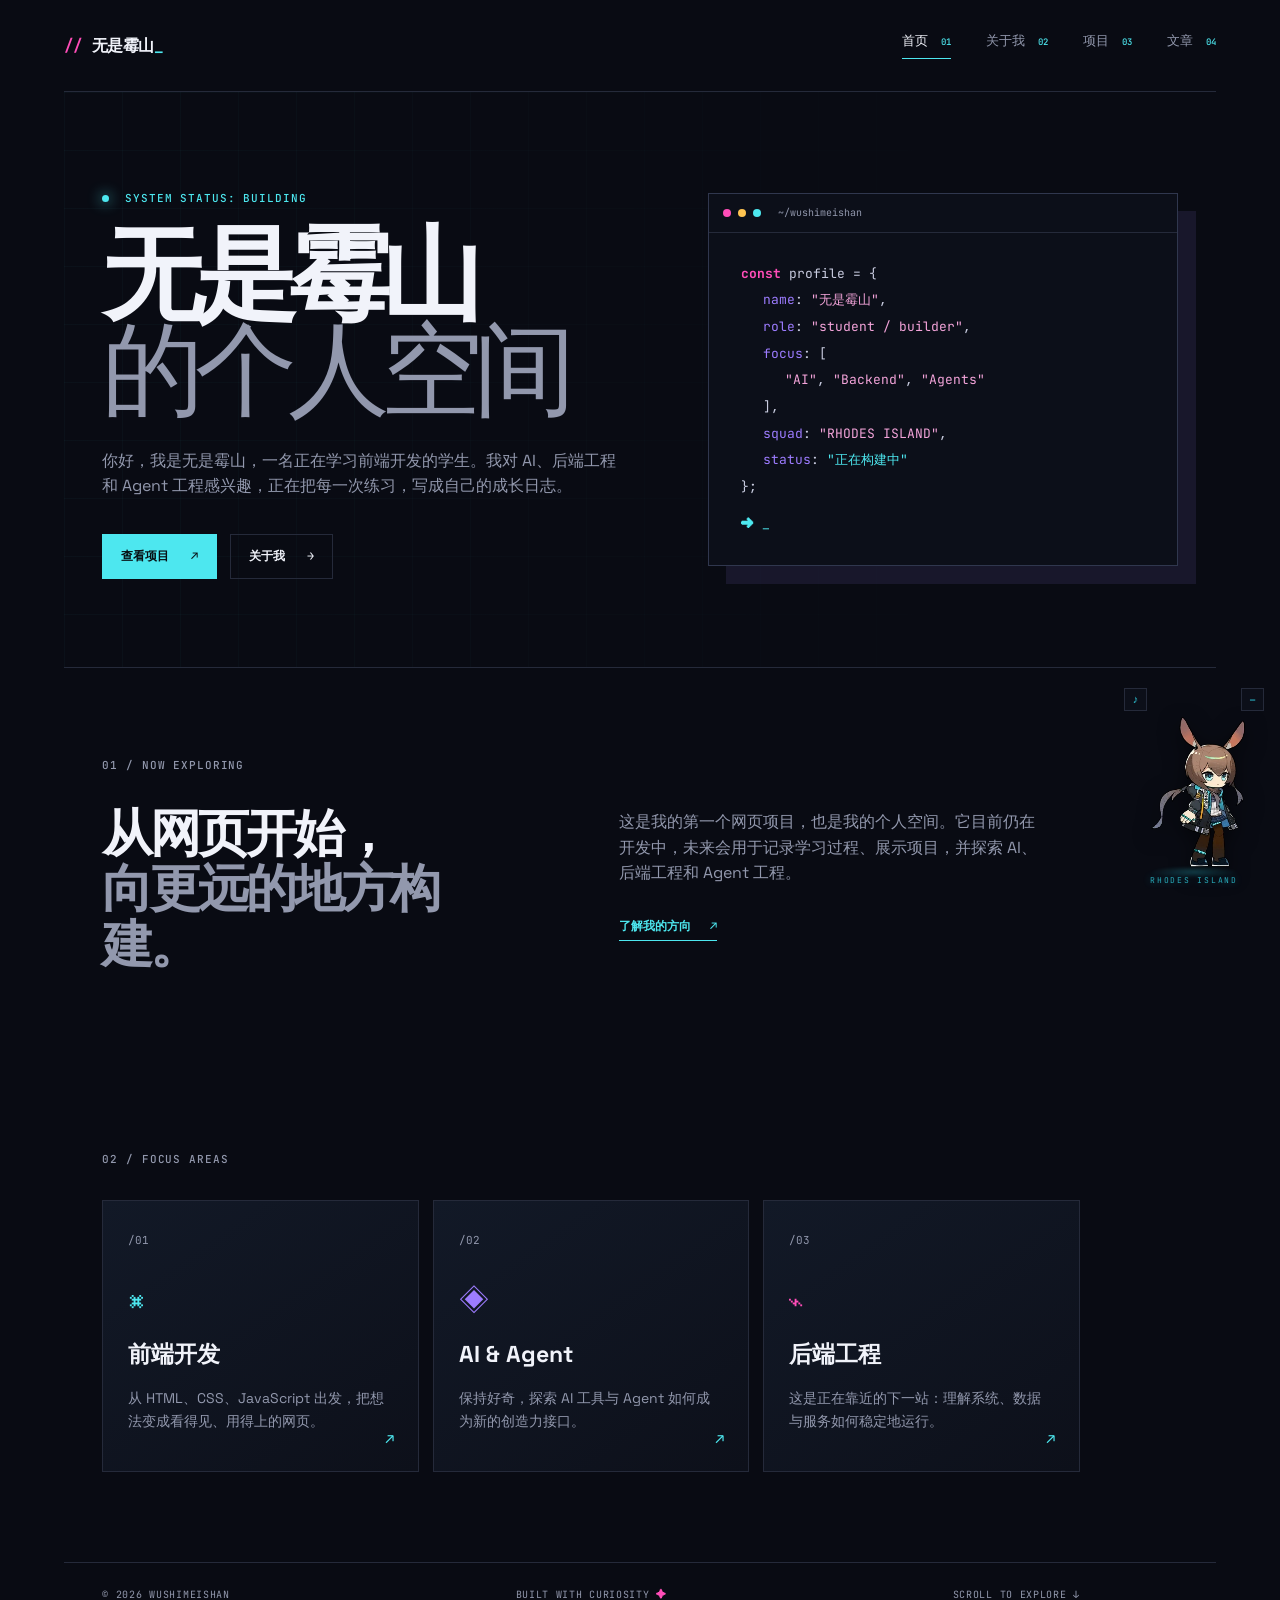
<file: index.html>
<!doctype html>
<html lang="zh-CN">
<head>
  <meta charset="utf-8">
  <meta name="viewport" content="width=device-width, initial-scale=1">
  <meta name="description" content="无是霉山的个人空间：记录前端学习、AI 兴趣与成为后端工程师、Agent 工程师的成长过程。">
  <title>无是霉山的个人空间 · HOME</title>
  <link rel="icon" href="assets/favicon.svg" type="image/svg+xml">
  <link rel="preload" href="assets/mascot/amiya_relax_01.webp" as="image" type="image/webp">
  <link rel="preload" href="assets/mascot/sheet_relax.webp" as="image" type="image/webp">
  <link rel="preconnect" href="https://fonts.googleapis.com">
  <link rel="preconnect" href="https://fonts.gstatic.com" crossorigin>
  <link href="https://fonts.googleapis.com/css2?family=JetBrains+Mono:wght@400;500;600;700&family=Space+Grotesk:wght@400;500;600;700&display=swap" rel="stylesheet">
  <link rel="stylesheet" href="css/style.css">
</head>
<body>
  <div class="site-shell">
    <header class="site-header">
      <a class="brand" href="index.html"><span class="brand-mark">//</span> 无是霉山<span class="brand-cursor">_</span></a>
      <button class="menu-toggle" type="button" aria-label="打开导航" aria-expanded="false"><span></span><span></span><span></span></button>
      <nav class="site-nav" aria-label="主导航">
        <a class="active" href="index.html">首页 <small>01</small></a>
        <a href="about.html">关于我 <small>02</small></a>
        <a href="projects.html">项目 <small>03</small></a>
        <a href="blog.html">文章 <small>04</small></a>
      </nav>
    </header>

    <main>
      <section class="hero grid-bg">
        <div class="hero-copy">
          <p class="eyebrow"><span class="status-dot"></span> SYSTEM STATUS: BUILDING</p>
          <h1>无是霉山<br><span>的个人空间</span></h1>
          <p class="hero-lede">你好，我是无是霉山，一名正在学习前端开发的学生。我对 AI、后端工程和 Agent 工程感兴趣，正在把每一次练习，写成自己的成长日志。</p>
          <div class="button-row"><a class="button button-primary" href="projects.html">查看项目 <span>↗</span></a><a class="button button-ghost" href="about.html">关于我 <span>→</span></a></div>
        </div>
        <div class="hero-terminal terminal-window">
          <div class="window-bar"><span></span><span></span><span></span><em>~/wushimeishan</em></div>
          <div class="terminal-body">
            <p><b class="pink">const</b> profile = {</p>
            <p class="indent"><i>name</i>: <strong>"无是霉山"</strong>,</p>
            <p class="indent"><i>role</i>: <strong>"student / builder"</strong>,</p>
            <p class="indent"><i>focus</i>: [</p>
            <p class="indent2"><strong>"AI"</strong>, <strong>"Backend"</strong>, <strong>"Agents"</strong></p>
            <p class="indent">],</p>
            <p class="indent"><i>squad</i>: <strong class="ark-gold">"RHODES ISLAND"</strong>,</p>
            <p class="indent"><i>status</i>: <strong class="cyan">"正在构建中"</strong></p>
            <p>};</p>
            <p class="prompt"><span>➜</span> <span class="blink">_</span></p>
          </div>
        </div>
      </section>

      <section class="intro section-pad">
        <div class="section-label">01 / NOW EXPLORING</div>
        <div class="intro-grid">
          <div><h2>从网页开始，<br><span>向更远的地方构建。</span></h2></div>
          <div><p>这是我的第一个网页项目，也是我的个人空间。它目前仍在开发中，未来会用于记录学习过程、展示项目，并探索 AI、后端工程和 Agent 工程。</p><a class="text-link" href="about.html">了解我的方向 <span>↗</span></a></div>
        </div>
      </section>

      <section class="focus-cards section-pad">
        <div class="section-label">02 / FOCUS AREAS</div>
        <div class="card-grid">
          <a class="focus-card" href="projects.html"><span class="card-number">/01</span><span class="card-icon">⌘</span><h3>前端开发</h3><p>从 HTML、CSS、JavaScript 出发，把想法变成看得见、用得上的网页。</p><span class="card-arrow">↗</span></a>
          <a class="focus-card accent-purple" href="about.html"><span class="card-number">/02</span><span class="card-icon">◈</span><h3>AI & Agent</h3><p>保持好奇，探索 AI 工具与 Agent 如何成为新的创造力接口。</p><span class="card-arrow">↗</span></a>
          <a class="focus-card accent-pink" href="about.html"><span class="card-number">/03</span><span class="card-icon">⌁</span><h3>后端工程</h3><p>这是正在靠近的下一站：理解系统、数据与服务如何稳定地运行。</p><span class="card-arrow">↗</span></a>
        </div>
      </section>
    </main>

    <footer class="site-footer"><span>© <span data-year></span> WUSHIMEISHAN</span><span>BUILT WITH CURIOSITY <b>✦</b></span><span>SCROLL TO EXPLORE ↓</span></footer>
  </div>
  <script src="assets/mascot/voice/catalog.js"></script>
  <script src="js/main.js"></script>
</body>
</html>
</file>
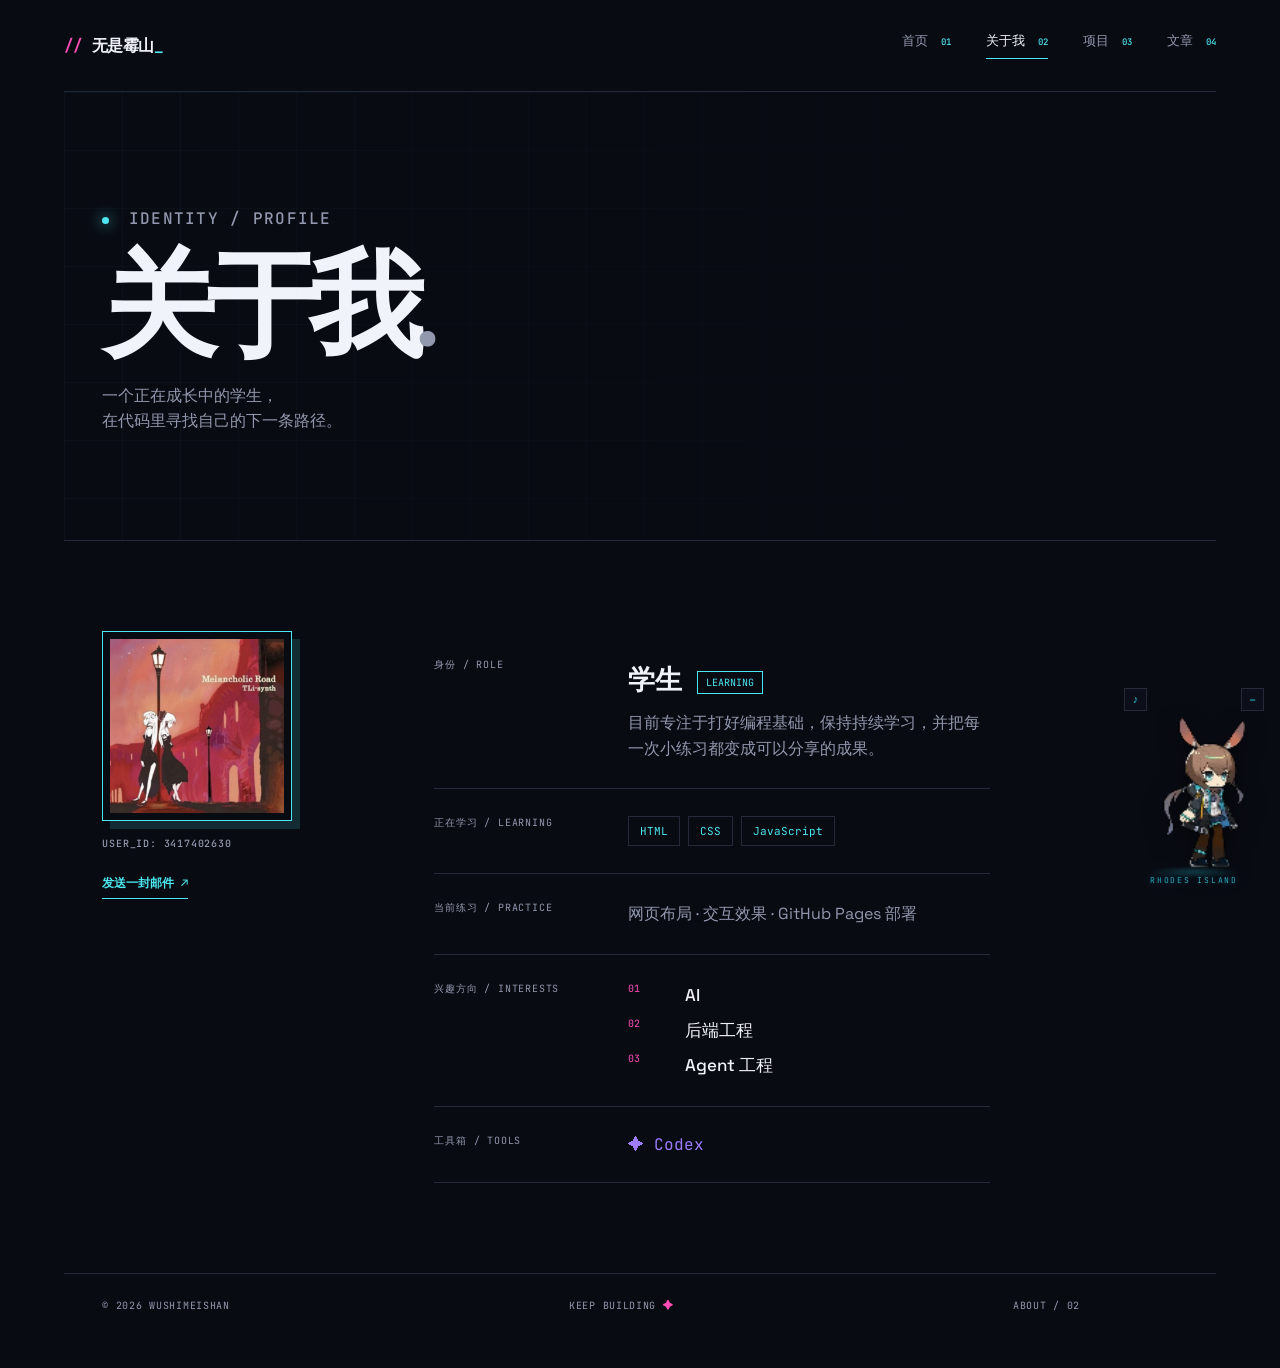
<file: about.html>
<!doctype html>
<html lang="zh-CN">
<head>
  <meta charset="utf-8">
  <meta name="viewport" content="width=device-width, initial-scale=1">
  <meta name="description" content="了解无是霉山的学习方向、技术练习与兴趣。">
  <title>关于我 · 无是霉山</title>
  <link rel="icon" href="assets/favicon.svg" type="image/svg+xml">
  <link rel="preload" href="assets/mascot/amiya_relax_01.webp" as="image" type="image/webp">
  <link rel="preload" href="assets/mascot/sheet_relax.webp" as="image" type="image/webp">
  <link rel="preconnect" href="https://fonts.googleapis.com">
  <link rel="preconnect" href="https://fonts.gstatic.com" crossorigin>
  <link href="https://fonts.googleapis.com/css2?family=JetBrains+Mono:wght@400;500;600;700&family=Space+Grotesk:wght@400;500;600;700&display=swap" rel="stylesheet">
  <link rel="stylesheet" href="css/style.css">
</head>
<body>
  <div class="site-shell">
    <header class="site-header">
      <a class="brand" href="index.html"><span class="brand-mark">//</span> 无是霉山<span class="brand-cursor">_</span></a>
      <button class="menu-toggle" type="button" aria-label="打开导航" aria-expanded="false"><span></span><span></span><span></span></button>
      <nav class="site-nav" aria-label="主导航">
        <a href="index.html">首页 <small>01</small></a>
        <a class="active" href="about.html">关于我 <small>02</small></a>
        <a href="projects.html">项目 <small>03</small></a>
        <a href="blog.html">文章 <small>04</small></a>
      </nav>
    </header>
    <main>
      <section class="page-hero grid-bg">
        <p class="eyebrow"><span class="status-dot"></span> IDENTITY / PROFILE</p>
        <h1>关于我<span class="pink">.</span></h1>
        <p>一个正在成长中的学生，<br>在代码里寻找自己的下一条路径。</p>
      </section>
      <section class="about-layout section-pad">
        <div class="about-aside">
          <div class="avatar-frame">
            <img src="assets/avatar.jpg" alt="无是霉山的头像" width="190" height="190">
          </div>
          <p class="mono muted">USER_ID: 3417402630</p>
          <a class="text-link" href="mailto:3417402630@qq.com">发送一封邮件 ↗</a>
        </div>
        <div class="about-content">
          <div class="info-row">
            <span class="info-label">身份 / ROLE</span>
            <div>
              <h2>学生 <span class="status-pill">LEARNING</span></h2>
              <p>目前专注于打好编程基础，保持持续学习，并把每一次小练习都变成可以分享的成果。</p>
            </div>
          </div>
          <div class="info-row">
            <span class="info-label">正在学习 / LEARNING</span>
            <div class="tag-list"><span>HTML</span><span>CSS</span><span>JavaScript</span></div>
          </div>
          <div class="info-row">
            <span class="info-label">当前练习 / PRACTICE</span>
            <div><p>网页布局 · 交互效果 · GitHub Pages 部署</p></div>
          </div>
          <div class="info-row">
            <span class="info-label">兴趣方向 / INTERESTS</span>
            <div class="interest-list">
              <span>01</span><strong>AI</strong>
              <span>02</span><strong>后端工程</strong>
              <span>03</span><strong>Agent 工程</strong>
            </div>
          </div>
          <div class="info-row">
            <span class="info-label">工具箱 / TOOLS</span>
            <div><p class="tool-highlight">✦ Codex</p></div>
          </div>
        </div>
      </section>
    </main>
    <footer class="site-footer"><span>© <span data-year></span> WUSHIMEISHAN</span><span>KEEP BUILDING <b>✦</b></span><span>ABOUT / 02</span></footer>
  </div>
  <script src="assets/mascot/voice/catalog.js"></script>
  <script src="js/main.js"></script>
</body>
</html>
</file>
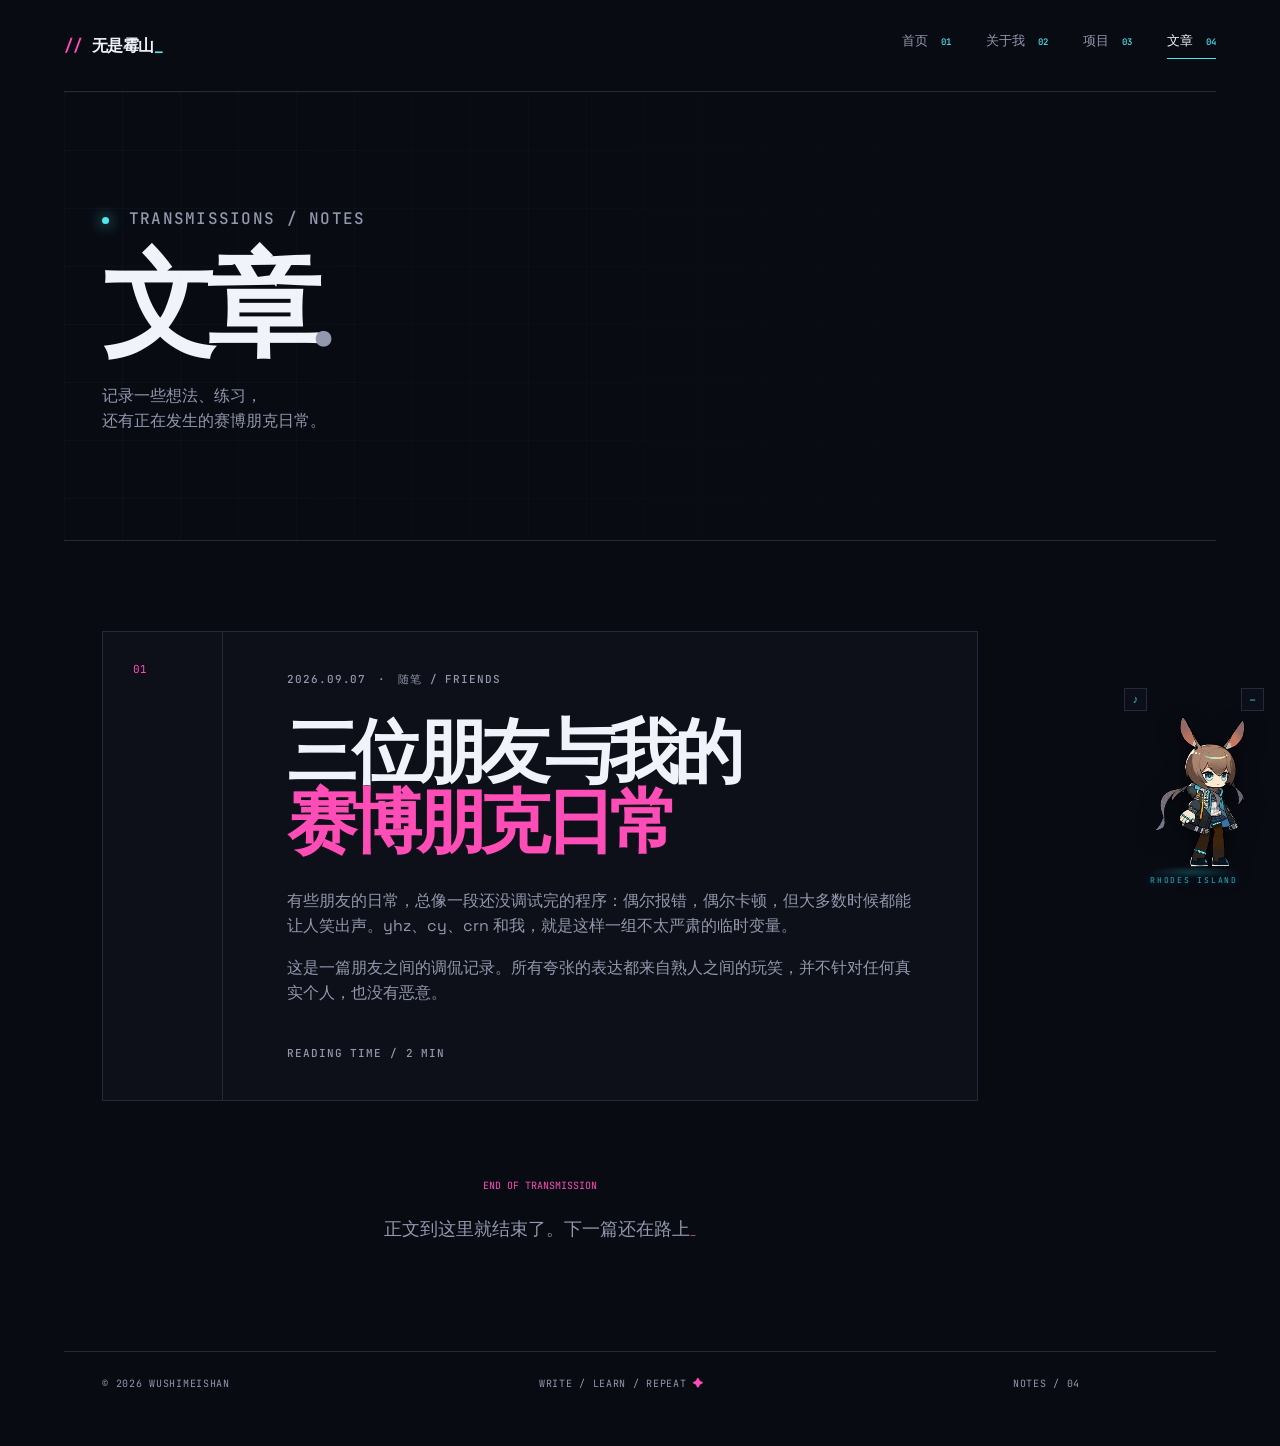
<file: blog.html>
<!doctype html>
<html lang="zh-CN">
<head>
  <meta charset="utf-8">
  <meta name="viewport" content="width=device-width, initial-scale=1">
  <meta name="description" content="无是霉山的文章与学习记录。">
  <title>文章 · 无是霉山</title>
  <link rel="icon" href="assets/favicon.svg" type="image/svg+xml">
  <link rel="preload" href="assets/mascot/amiya_relax_01.webp" as="image" type="image/webp">
  <link rel="preload" href="assets/mascot/sheet_relax.webp" as="image" type="image/webp">
  <link rel="preconnect" href="https://fonts.googleapis.com">
  <link rel="preconnect" href="https://fonts.gstatic.com" crossorigin>
  <link href="https://fonts.googleapis.com/css2?family=JetBrains+Mono:wght@400;500;600;700&family=Space+Grotesk:wght@400;500;600;700&display=swap" rel="stylesheet">
  <link rel="stylesheet" href="css/style.css">
</head>
<body>
  <div class="site-shell">
    <header class="site-header">
      <a class="brand" href="index.html"><span class="brand-mark">//</span> 无是霉山<span class="brand-cursor">_</span></a>
      <button class="menu-toggle" type="button" aria-label="打开导航" aria-expanded="false"><span></span><span></span><span></span></button>
      <nav class="site-nav" aria-label="主导航">
        <a href="index.html">首页 <small>01</small></a>
        <a href="about.html">关于我 <small>02</small></a>
        <a href="projects.html">项目 <small>03</small></a>
        <a class="active" href="blog.html">文章 <small>04</small></a>
      </nav>
    </header>
    <main>
      <section class="page-hero grid-bg">
        <p class="eyebrow"><span class="status-dot"></span> TRANSMISSIONS / NOTES</p>
        <h1>文章<span class="pink">.</span></h1>
        <p>记录一些想法、练习，<br>还有正在发生的赛博朋克日常。</p>
      </section>
      <section class="post-list section-pad">
        <article class="post-card">
          <div class="post-index">01</div>
          <div class="post-content">
            <div class="post-meta"><span>2026.09.07</span><span>·</span><span>随笔 / FRIENDS</span></div>
            <h2>三位朋友与我的<br><span>赛博朋克日常</span></h2>
            <p>有些朋友的日常，总像一段还没调试完的程序：偶尔报错，偶尔卡顿，但大多数时候都能让人笑出声。yhz、cy、crn 和我，就是这样一组不太严肃的临时变量。</p>
            <p>这是一篇朋友之间的调侃记录。所有夸张的表达都来自熟人之间的玩笑，并不针对任何真实个人，也没有恶意。</p>
            <div class="post-bottom"><span class="read-time">READING TIME / 2 MIN</span></div>
          </div>
        </article>
        <div class="post-note">
          <span>END OF TRANSMISSION</span>
          <p>正文到这里就结束了。下一篇还在路上<span class="blink">_</span></p>
        </div>
      </section>
    </main>
    <footer class="site-footer"><span>© <span data-year></span> WUSHIMEISHAN</span><span>WRITE / LEARN / REPEAT <b>✦</b></span><span>NOTES / 04</span></footer>
  </div>
  <script src="assets/mascot/voice/catalog.js"></script>
  <script src="js/main.js"></script>
</body>
</html>
</file>
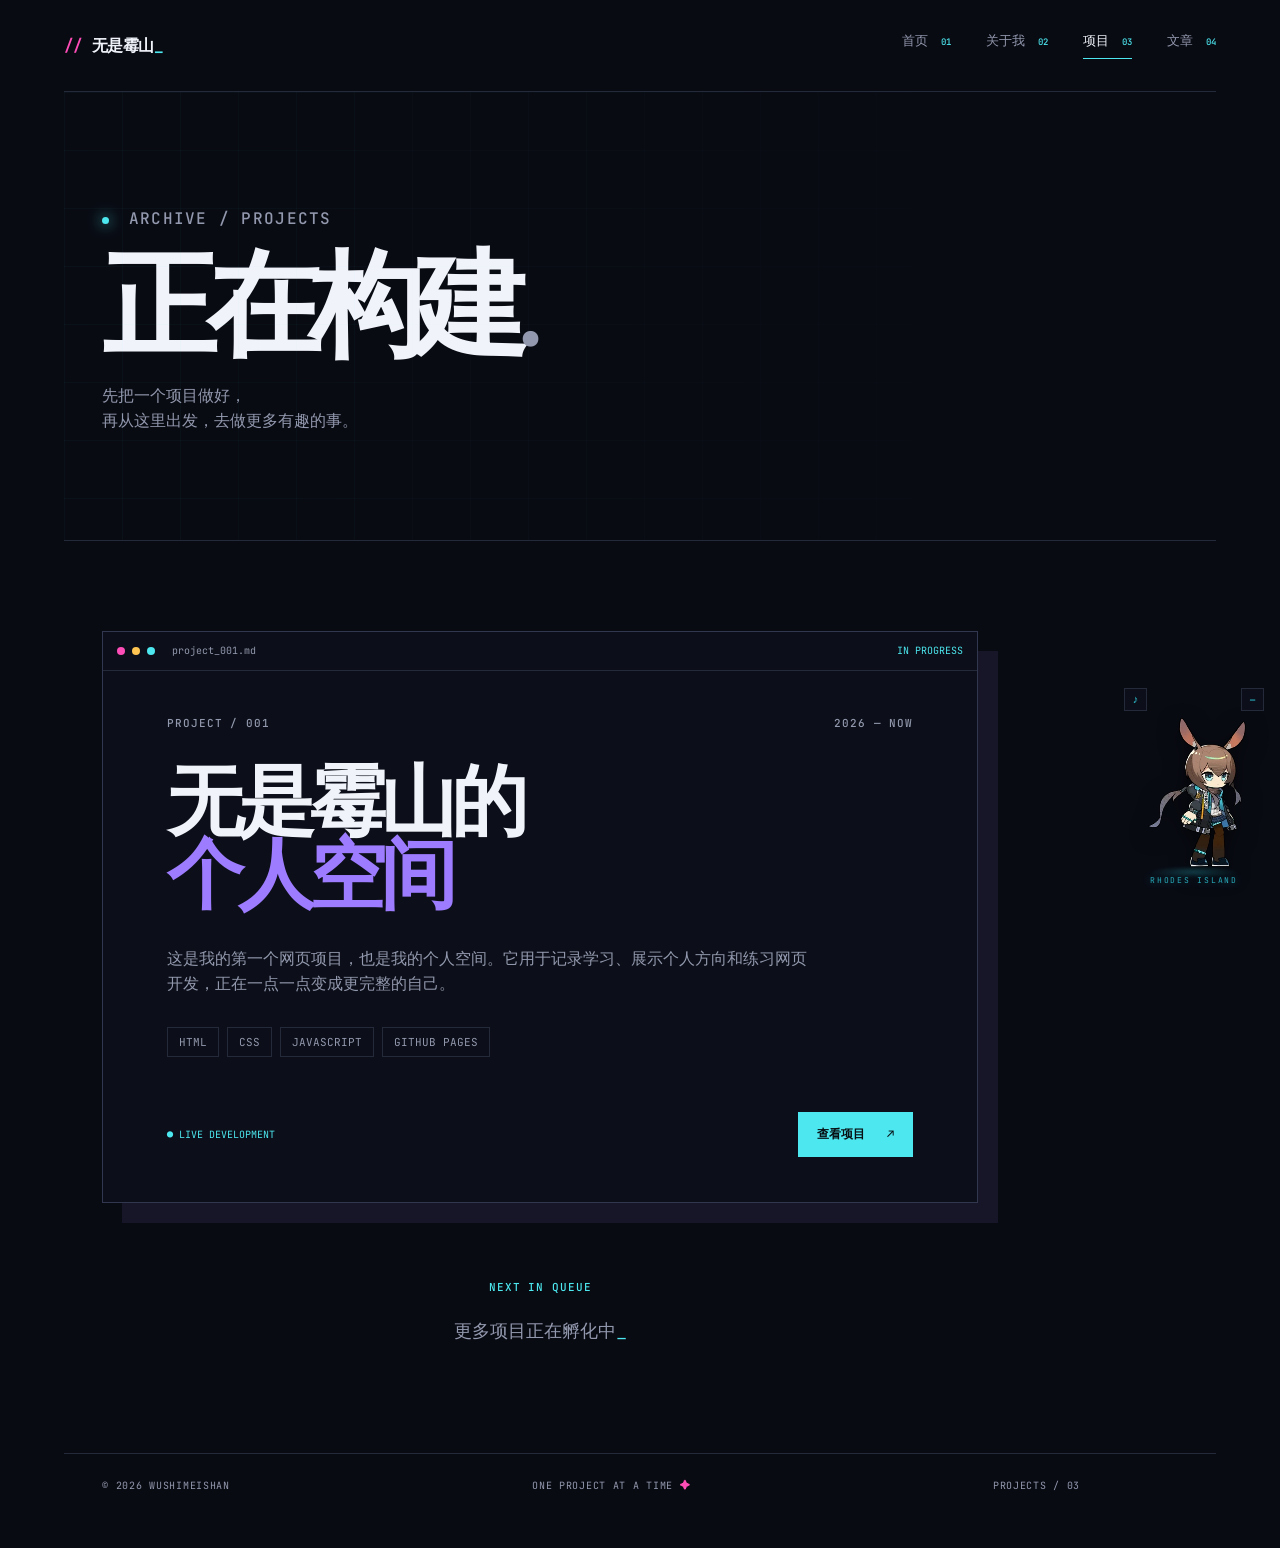
<file: projects.html>
<!doctype html>
<html lang="zh-CN">
<head>
  <meta charset="utf-8">
  <meta name="viewport" content="width=device-width, initial-scale=1">
  <meta name="description" content="无是霉山的项目记录。">
  <title>项目 · 无是霉山</title>
  <link rel="icon" href="assets/favicon.svg" type="image/svg+xml">
  <link rel="preload" href="assets/mascot/amiya_relax_01.webp" as="image" type="image/webp">
  <link rel="preload" href="assets/mascot/sheet_relax.webp" as="image" type="image/webp">
  <link rel="preconnect" href="https://fonts.googleapis.com">
  <link rel="preconnect" href="https://fonts.gstatic.com" crossorigin>
  <link href="https://fonts.googleapis.com/css2?family=JetBrains+Mono:wght@400;500;600;700&family=Space+Grotesk:wght@400;500;600;700&display=swap" rel="stylesheet">
  <link rel="stylesheet" href="css/style.css">
</head>
<body>
  <div class="site-shell">
    <header class="site-header">
      <a class="brand" href="index.html"><span class="brand-mark">//</span> 无是霉山<span class="brand-cursor">_</span></a>
      <button class="menu-toggle" type="button" aria-label="打开导航" aria-expanded="false"><span></span><span></span><span></span></button>
      <nav class="site-nav" aria-label="主导航">
        <a href="index.html">首页 <small>01</small></a>
        <a href="about.html">关于我 <small>02</small></a>
        <a class="active" href="projects.html">项目 <small>03</small></a>
        <a href="blog.html">文章 <small>04</small></a>
      </nav>
    </header>
    <main>
      <section class="page-hero grid-bg">
        <p class="eyebrow"><span class="status-dot"></span> ARCHIVE / PROJECTS</p>
        <h1>正在构建<span class="pink">.</span></h1>
        <p>先把一个项目做好，<br>再从这里出发，去做更多有趣的事。</p>
      </section>
      <section class="project-list section-pad">
        <article class="project-terminal terminal-window">
          <div class="window-bar"><span></span><span></span><span></span><em>project_001.md</em><b>IN PROGRESS</b></div>
          <div class="project-body">
            <div class="project-meta"><span>PROJECT / 001</span><span>2026 — NOW</span></div>
            <h2>无是霉山的<br><span>个人空间</span></h2>
            <p>这是我的第一个网页项目，也是我的个人空间。它用于记录学习、展示个人方向和练习网页开发，正在一点一点变成更完整的自己。</p>
            <div class="tech-list"><span>HTML</span><span>CSS</span><span>JAVASCRIPT</span><span>GITHUB PAGES</span></div>
            <div class="project-footer">
              <span class="live-dot">● LIVE DEVELOPMENT</span>
              <a class="button button-primary" href="index.html">查看项目 <span>↗</span></a>
            </div>
          </div>
        </article>
        <div class="coming-soon">
          <span class="eyebrow">NEXT IN QUEUE</span>
          <p>更多项目正在孵化中<span class="blink">_</span></p>
        </div>
      </section>
    </main>
    <footer class="site-footer"><span>© <span data-year></span> WUSHIMEISHAN</span><span>ONE PROJECT AT A TIME <b>✦</b></span><span>PROJECTS / 03</span></footer>
  </div>
  <script src="assets/mascot/voice/catalog.js"></script>
  <script src="js/main.js"></script>
</body>
</html>
</file>
<file: css/style.css>
:root{--bg:#090b13;--surface:#10131e;--line:#252a3a;--text:#f1f3fa;--muted:#9298ad;--cyan:#4de7ef;--purple:#9d7cff;--pink:#ff4db8;--mono:'JetBrains Mono',monospace;--sans:'Space Grotesk',sans-serif}*{box-sizing:border-box}html{scroll-behavior:smooth}body{margin:0;background:var(--bg);color:var(--text);font-family:var(--sans);line-height:1.6}a{color:inherit;text-decoration:none}.site-shell{max-width:1440px;margin:auto;padding:0 5vw 28px;overflow-x:clip}.site-header{position:relative;z-index:20;height:92px;display:flex;align-items:center;justify-content:space-between;border-bottom:1px solid var(--line)}.brand{font:600 16px var(--mono);letter-spacing:-.04em}.brand-mark,.pink{color:var(--pink)}.brand-cursor,.blink{color:var(--cyan);animation:blink 1.1s steps(2,end) infinite}.site-nav{display:flex;gap:35px}.site-nav a{font:500 13px var(--mono);color:var(--muted);transition:.2s}.site-nav a:hover,.site-nav a.active{color:var(--text)}.site-nav a.active{border-bottom:1px solid var(--cyan);padding-bottom:8px}.site-nav small{color:var(--cyan);font-size:9px;margin-left:5px}.menu-toggle{display:none;background:none;border:0;cursor:pointer;z-index:21}.grid-bg{position:relative}.grid-bg:before{content:"";position:absolute;inset:0;pointer-events:none;opacity:.4;background-image:linear-gradient(rgba(77,231,239,.08) 1px,transparent 1px),linear-gradient(90deg,rgba(77,231,239,.08) 1px,transparent 1px);background-size:58px 58px;mask-image:linear-gradient(to right,black,transparent 85%)}.hero{min-height:575px;display:grid;grid-template-columns:1.05fr .95fr;align-items:center;gap:8%;padding:65px 3vw}.hero-copy,.hero-terminal{position:relative;z-index:1}.eyebrow,.section-label,.mono,.post-meta,.project-meta,.read-time{font:500 11px var(--mono);letter-spacing:.08em;color:var(--cyan)}.status-dot{display:inline-block;width:7px;height:7px;border-radius:50%;background:var(--cyan);box-shadow:0 0 14px var(--cyan);margin-right:8px}.hero h1{font-size:clamp(3.3rem,8vw,7.5rem);line-height:.93;letter-spacing:-.09em;margin:22px 0 30px}.hero h1 span,.page-hero h1 span{color:var(--muted);font-weight:400}.hero-lede,.page-hero p{color:var(--muted);max-width:560px;font-size:16px}.button-row{display:flex;gap:13px;margin-top:35px}.button{display:inline-flex;align-items:center;gap:22px;padding:13px 18px;font:600 12px var(--mono);border:1px solid var(--line);transition:.25s}.button-primary{background:var(--cyan);color:#081014;border-color:var(--cyan)}.button-primary:hover{box-shadow:0 0 24px #4de7ef88;transform:translateY(-2px)}.button-ghost:hover{border-color:var(--cyan);color:var(--cyan)}.terminal-window{background:#0c0f19;border:1px solid #30374e;box-shadow:18px 18px 0 rgba(157,124,255,.1)}.window-bar{height:39px;padding:0 14px;display:flex;align-items:center;gap:7px;border-bottom:1px solid var(--line);font:10px var(--mono);color:var(--muted)}.window-bar>span{width:8px;height:8px;border-radius:50%;background:var(--pink)}.window-bar>span:nth-child(2){background:#ffc451}.window-bar>span:nth-child(3){background:var(--cyan)}.window-bar em{font-style:normal;margin-left:10px}.terminal-body{padding:28px 32px;font:13px/2.05 var(--mono);color:#c9cce0}.terminal-body p{margin:0}.terminal-body strong{color:#f4a4da;font-weight:400}.terminal-body i{color:var(--purple);font-style:normal}.terminal-body .cyan{color:var(--cyan)}.pink{color:var(--pink)}.indent{padding-left:22px}.indent2{padding-left:44px}.prompt{margin-top:10px!important;color:var(--cyan)}.section-pad{padding:90px 3vw}.section-label{margin-bottom:34px;color:var(--muted)}.intro{border-top:1px solid var(--line)}.intro-grid{display:grid;grid-template-columns:1fr 1fr;gap:10%}.intro h2{font-size:clamp(2rem,4vw,4rem);line-height:1.08;letter-spacing:-.06em;margin:0}.intro h2 span{color:var(--muted)}.intro-grid p{color:var(--muted);max-width:500px;margin:3px 0 26px}.text-link{font:600 12px var(--mono);color:var(--cyan);border-bottom:1px solid var(--cyan);padding-bottom:6px}.text-link span{padding-left:12px}.card-grid{display:grid;grid-template-columns:repeat(3,1fr);gap:14px}.focus-card{position:relative;display:block;min-height:250px;padding:25px;background:linear-gradient(145deg,#121927,#0d101a);border:1px solid var(--line);transition:.25s;color:inherit}.focus-card:hover{border-color:var(--cyan);transform:translateY(-5px)}.focus-card.accent-purple:hover{border-color:var(--purple)}.focus-card.accent-pink:hover{border-color:var(--pink)}.card-number{font:11px var(--mono);color:var(--muted)}.card-icon{display:block;color:var(--cyan);font-size:30px;margin:25px 0 12px}.accent-purple .card-icon{color:var(--purple)}.accent-pink .card-icon{color:var(--pink)}.focus-card h3{margin:0;font-size:23px}.focus-card p{color:var(--muted);font-size:14px;max-width:280px}.card-arrow{position:absolute;right:23px;bottom:20px;color:var(--cyan)}.site-footer{border-top:1px solid var(--line);padding:25px 3vw;display:flex;justify-content:space-between;color:var(--muted);font:10px var(--mono);letter-spacing:.07em}.site-footer b{color:var(--pink)}.page-hero{padding:100px 3vw 90px;border-bottom:1px solid var(--line)}.page-hero h1{font-size:clamp(3.5rem,9vw,8.5rem);line-height:.9;letter-spacing:-.1em;margin:25px 0}.about-layout{display:grid;grid-template-columns:240px 1fr;gap:9%;max-width:1100px}.avatar-frame{width:190px;height:190px;border:1px solid var(--cyan);padding:7px;margin-bottom:16px;box-shadow:8px 8px 0 #4de7ef25}.avatar-frame img{width:100%;height:100%;object-fit:cover;filter:saturate(.65)}.muted{color:var(--muted);font-size:10px}.about-aside .text-link{display:inline-block;margin-top:15px}.info-row{display:grid;grid-template-columns:170px 1fr;gap:24px;padding:27px 0;border-bottom:1px solid var(--line)}.info-label{font:10px var(--mono);color:var(--muted);letter-spacing:.08em}.info-row h2{margin:0 0 9px;font-size:27px}.info-row p{margin:0;color:var(--muted)}.status-pill{font:10px var(--mono);border:1px solid var(--cyan);padding:4px 8px;color:var(--cyan);vertical-align:middle;margin-left:8px}.tag-list,.tech-list{display:flex;flex-wrap:wrap;gap:8px}.tag-list span,.tech-list span{border:1px solid var(--line);padding:7px 11px;font:11px var(--mono);color:var(--cyan)}.interest-list{display:grid;grid-template-columns:45px 1fr;gap:8px 12px}.interest-list span{font:10px var(--mono);color:var(--pink)}.interest-list strong{font-size:17px;font-weight:500}.tool-highlight{color:var(--purple)!important;font:16px var(--mono)!important}.project-list,.post-list{max-width:1050px}.project-terminal{box-shadow:20px 20px 0 #9d7cff18}.window-bar b{margin-left:auto;color:var(--cyan);font:10px var(--mono)}.project-body{padding:45px 5vw}.project-meta{display:flex;justify-content:space-between;color:var(--muted)}.project-body h2{font-size:clamp(2.7rem,6vw,5.8rem);line-height:.95;letter-spacing:-.08em;margin:35px 0}.project-body h2 span{color:var(--purple)}.project-body p{max-width:640px;color:var(--muted);font-size:16px}.tech-list{margin:30px 0}.tech-list span{color:var(--muted)}.project-footer{display:flex;justify-content:space-between;align-items:center;margin-top:55px}.live-dot{font:10px var(--mono);color:var(--cyan)}.coming-soon,.post-note{text-align:center;color:var(--muted);padding:70px 0 0}.coming-soon p,.post-note p{font-size:18px}.post-card{display:grid;grid-template-columns:120px 1fr;border:1px solid var(--line);background:#0d1019}.post-index{padding:30px;font:11px var(--mono);color:var(--pink);border-right:1px solid var(--line)}.post-content{padding:40px 5vw}.post-meta{display:flex;gap:12px;color:var(--muted)}.post-content h2{font-size:clamp(2.5rem,5.5vw,5rem);line-height:1;letter-spacing:-.08em;margin:30px 0}.post-content h2 span{color:var(--pink)}.post-content p{color:var(--muted);max-width:700px}.post-bottom{display:flex;justify-content:space-between;align-items:center;margin-top:40px}.read-time{color:var(--muted)}.post-note span{font:10px var(--mono);color:var(--pink)}
@keyframes blink{50%{opacity:0}}@media(max-width:760px){.site-shell{padding:0 20px}.site-header{height:72px}.menu-toggle{display:flex;flex-direction:column;gap:4px;padding:8px}.menu-toggle span{width:23px;height:1px;background:var(--cyan)}.site-nav{display:none;position:absolute;z-index:22;top:72px;left:0;right:0;background:#0b0d16;padding:20px;flex-direction:column;gap:18px;border-bottom:1px solid var(--line)}.site-nav.open{display:flex}.site-nav a.active{border:0;padding:0}.hero{display:block;padding:75px 0 65px;min-height:auto}.hero h1{font-size:17vw;margin:25px 0}.hero-lede{font-size:14px}.hero-terminal{margin-top:60px}.terminal-body{padding:20px 15px;font-size:10px}.section-pad{padding:65px 0}.intro-grid,.card-grid,.about-layout{grid-template-columns:1fr;gap:38px}.card-grid{gap:12px}.focus-card{min-height:215px}.site-footer{padding:20px 0;gap:12px;flex-wrap:wrap;font-size:8px}.site-footer span:last-child{display:none}.page-hero{padding:75px 0 55px}.page-hero h1{font-size:19vw}.page-hero p{font-size:14px}.about-aside{display:flex;align-items:end;gap:20px;flex-wrap:wrap}.avatar-frame{width:120px;height:120px;margin:0}.info-row{grid-template-columns:1fr;gap:12px}.project-body{padding:30px 20px}.project-body h2{font-size:15vw}.project-footer{display:block;margin-top:35px}.project-footer .button{margin-top:20px}.post-card{grid-template-columns:1fr}.post-index{border-right:0;border-bottom:1px solid var(--line);padding:15px 20px}.post-content{padding:28px 20px}.post-content h2{font-size:13vw}.post-bottom{display:block}.read-time{display:block;margin-bottom:24px}}

/* ==================== 明日方舟主题点缀 & Q版小干员 ==================== */
:root{--ark:#2fc4d6;--ark-gold:#ffd98a;--ark-ink:#0c0f19}
::selection{background:rgba(47,196,214,.3);color:#fff}
*{scrollbar-width:thin;scrollbar-color:var(--ark) #0c0f19}
*::-webkit-scrollbar{width:10px;height:10px}
*::-webkit-scrollbar-track{background:#0c0f19}
*::-webkit-scrollbar-thumb{background:#11303a;border:1px solid var(--ark)}
.ark-gold{color:var(--ark-gold)}
.ark-mascot{position:fixed;right:24px;bottom:16px;z-index:90;width:124px;cursor:grab;user-select:none;-webkit-user-drag:none;-webkit-tap-highlight-color:transparent;touch-action:none;isolation:isolate}
.ark-mascot.is-placed{right:auto;bottom:auto}
.ark-mascot.is-dragging{cursor:grabbing;z-index:120}
.ark-mascot.is-settling .ark-bob{transition:transform .32s cubic-bezier(.2,1.35,.32,1)}
body.ark-dragging{cursor:grabbing;user-select:none}
.ark-bob{width:100%}
.ark-stage{position:relative;width:100%;aspect-ratio:314/460}
.ark-stage::after{content:"";position:absolute;left:14%;right:14%;bottom:-4px;height:12px;border-radius:50%;background:radial-gradient(ellipse at center,rgba(47,196,214,.28),transparent 70%);filter:blur(1px);transition:opacity .18s ease}
.ark-sprite{position:absolute;inset:0;width:100%;height:100%;display:block;object-fit:contain;filter:drop-shadow(0 6px 10px rgba(0,0,0,.5));image-rendering:auto}
.ark-sprite[hidden]{display:none}
.ark-stage:focus-visible{outline:2px solid var(--ark);outline-offset:4px}
.ark-mascot:hover .ark-sprite{filter:drop-shadow(0 6px 16px rgba(47,196,214,.45))}
.ark-mascot.is-dragging:not(.is-collapsed) .ark-bob{
  transform-origin:50% 12%;
  transform:translate3d(0,-10px,0) rotate(var(--ark-swing,0deg)) scale(1.04);
}
.ark-mascot.is-dragging .ark-stage::after{opacity:0}
.ark-mascot.is-dragging .ark-tag{opacity:0}
.ark-mascot.is-dragging .ark-stage::before{
  content:"";
  position:absolute;
  left:50%;
  top:3%;
  z-index:3;
  width:14px;
  height:10px;
  margin-left:-7px;
  border:2px solid var(--ark);
  border-bottom:0;
  border-radius:8px 8px 0 0;
  box-shadow:0 0 10px rgba(47,196,214,.55);
  pointer-events:none;
}
.ark-mascot.is-dragging .ark-sprite{filter:drop-shadow(10px 26px 16px rgba(0,0,0,.48)) drop-shadow(0 0 10px rgba(47,196,214,.35))}
.ark-mascot.is-collapsed.is-dragging{
  transform-origin:50% 18%;
  transform:translateY(-8px) rotate(var(--ark-swing,0deg)) scale(1.08);
}
.ark-bubble{position:absolute;right:0;bottom:calc(100% - 2px);transform:translateY(8px);width:min(230px,calc(100vw - 24px));max-width:calc(100vw - 24px);background:var(--ark-ink);border:1px solid var(--ark);box-shadow:0 0 20px rgba(47,196,214,.22);padding:9px 13px;font:11px/1.6 var(--mono);color:var(--text);opacity:0;visibility:hidden;transition:opacity .22s ease,transform .22s ease;pointer-events:none;text-align:center;overflow-wrap:anywhere;word-break:break-word;white-space:normal}
.ark-bubble.show{opacity:1;visibility:visible;transform:translateY(0)}
.ark-bubble::before{content:"";position:absolute;top:100%;right:28px;border:6px solid transparent;border-top-color:var(--ark)}
.ark-mascot.bubble-end .ark-bubble{right:auto;left:0}
.ark-mascot.bubble-end .ark-bubble::before{right:auto;left:28px}
.ark-mascot.bubble-below .ark-bubble{bottom:auto;top:calc(100% + 4px);transform:translateY(-8px)}
.ark-mascot.bubble-below .ark-bubble.show{transform:translateY(0)}
.ark-mascot.bubble-below .ark-bubble::before{top:auto;bottom:100%;border-top-color:transparent;border-bottom-color:var(--ark)}
.ark-bubble .ark-caret{color:var(--ark);animation:blink 1s steps(2,end) infinite}
.ark-tag{text-align:center;font:8px/1 var(--mono);letter-spacing:.22em;color:var(--ark);margin-top:2px;opacity:.85;text-shadow:0 0 8px rgba(47,196,214,.6)}
.ark-sound{position:absolute;top:-4px;left:-8px;width:23px;height:23px;display:grid;place-items:center;background:var(--ark-ink);border:1px solid var(--line);color:var(--ark);font-size:11px;line-height:1;cursor:pointer;padding:0;transition:.2s;touch-action:manipulation}
.ark-sound:hover{border-color:var(--ark);box-shadow:0 0 10px rgba(47,196,214,.4)}
.ark-sound.is-off{color:var(--muted)}
.ark-particle{position:fixed;width:8px;height:8px;pointer-events:none;z-index:99;transform:rotate(45deg);animation:ark-burst .72s ease-out forwards}
@keyframes ark-burst{to{transform:translate(var(--dx),var(--dy)) rotate(240deg) scale(.15);opacity:0}}
@media(max-width:760px){.ark-mascot{width:88px;right:12px;bottom:10px}.ark-mascot.is-placed{right:auto;bottom:auto}.ark-bubble{width:min(184px,calc(100vw - 24px));max-width:calc(100vw - 24px);font-size:10px;padding:8px 10px}.ark-bubble::before{right:20px}.ark-mascot.bubble-end .ark-bubble::before{left:20px}.ark-sound{width:20px;height:20px;left:-4px}}
@media (prefers-reduced-motion:reduce){
  .ark-bubble{transition:none}
  .ark-sprite{transition:none}
  .ark-mascot.is-dragging:not(.is-collapsed) .ark-bob{transform:translate3d(0,-8px,0)}
  .ark-mascot.is-collapsed.is-dragging{transform:translateY(-4px)}
  .ark-mascot.is-settling .ark-bob{transition:none}
}
html,body{overflow-x:clip}

/* layout clearance, menu overlay, mascot loading / collapse */
.nav-backdrop{display:none;position:fixed;inset:0;background:rgba(5,8,14,.55);z-index:15}
.nav-backdrop.show{display:block}
.menu-toggle span{display:block;transition:transform .2s ease,opacity .2s ease;transform-origin:center}
.menu-toggle.is-open span:nth-child(1){transform:translateY(5px) rotate(45deg)}
.menu-toggle.is-open span:nth-child(2){opacity:0}
.menu-toggle.is-open span:nth-child(3){transform:translateY(-5px) rotate(-45deg)}
body.nav-open{overflow:hidden}
.intro-grid,.about-content,.project-list,.post-list,.focus-cards{padding-right:136px}
.site-footer{padding-right:136px;padding-bottom:28px}
.ark-mascot{contain:layout style}
.ark-mascot.is-loading{opacity:.72}
.ark-mascot.is-loading .ark-tag{letter-spacing:.12em}
.ark-live{position:absolute;width:1px;height:1px;overflow:hidden;clip:rect(0 0 0 0);white-space:nowrap}
.ark-hide{position:absolute;top:-4px;right:-8px;width:23px;height:23px;display:grid;place-items:center;background:var(--ark-ink);border:1px solid var(--line);color:var(--ark);font:12px/1 var(--mono);cursor:pointer;padding:0;z-index:2;touch-action:manipulation}
.ark-hide:hover{border-color:var(--ark)}
.ark-mascot.is-collapsed{width:52px;height:52px;cursor:grab}
.ark-mascot.is-collapsed:not(.is-placed){right:12px;bottom:12px}
.ark-mascot.is-collapsed .ark-bob,
.ark-mascot.is-collapsed .ark-tag,
.ark-mascot.is-collapsed .ark-sound,
.ark-mascot.is-collapsed .ark-bubble{display:none}
.ark-mascot.is-collapsed .ark-hide{position:static;width:52px;height:52px;right:auto;top:auto;border-color:var(--ark);background:#0c0f19 url("../assets/mascot/amiya_relax_01.webp") center/contain no-repeat;font-size:0;overflow:hidden;cursor:grab;touch-action:none}
.ark-mascot.is-collapsed.is-dragging .ark-hide{cursor:grabbing}
.ark-mascot.is-collapsed .ark-hide::after{content:"阿米娅";display:block;position:absolute;left:0;right:0;bottom:3px;font:8px/1 var(--mono);color:var(--ark);text-align:center;font-size:8px}
@media(max-width:760px){
  .nav-backdrop.show{display:block}
  .intro-grid,.about-content,.project-list,.post-list,.focus-cards{padding-right:0}
  .site-footer{padding-right:0;padding-bottom:120px}
  main{padding-bottom:96px}
  .hero-terminal{margin-right:112px}
  .ark-bubble{width:min(150px,calc(100vw - 28px))}
  .ark-hide{width:20px;height:20px;right:-4px}
  .ark-mascot.is-collapsed{width:48px;height:48px}
  .ark-mascot.is-collapsed .ark-hide{width:48px;height:48px}
}
@media (prefers-reduced-motion:reduce){
  html{scroll-behavior:auto}
  .brand-cursor,.blink,.ark-bubble .ark-caret{animation:none}
  .focus-card:hover,.button-primary:hover{transform:none}
  .ark-particle{display:none}
  .ark-mascot.is-dragging:not(.is-collapsed) .ark-bob{transform:translate3d(0,-8px,0)}
  .ark-mascot.is-collapsed.is-dragging{transform:translateY(-4px)}
}
</file>
